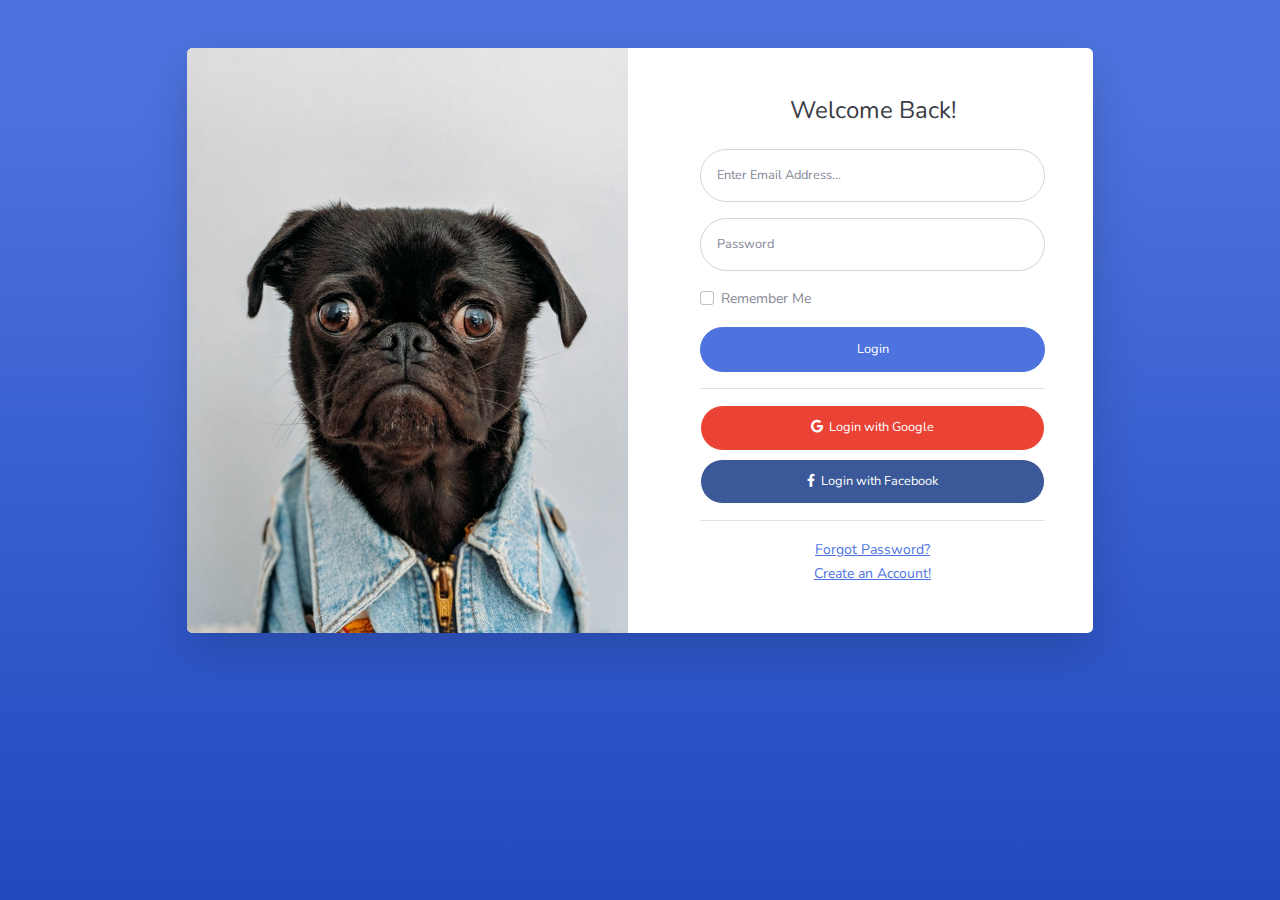
<file: login.html>
<!DOCTYPE html><html lang="en"><head><meta charset="utf-8"><meta name="viewport" content="width=device-width, initial-scale=1.0, shrink-to-fit=no"><title>Login - Brand</title><link rel="stylesheet" href="assets/bootstrap/css/bootstrap.min.css"><link rel="stylesheet" href="https://use.fontawesome.com/releases/v5.12.0/css/all.css"><link rel="stylesheet" href="assets/css/styles.min.css"></head><body class="bg-gradient-primary"><div class="container"><div class="row justify-content-center"><div class="col-md-9 col-lg-12 col-xl-10"><div class="card shadow-lg o-hidden border-0 my-5"><div class="card-body p-0"><div class="row"><div class="col-lg-6 d-none d-lg-flex"><div class="flex-grow-1 bg-login-image" style="background-image: url(&quot;assets/img/dogs/image3.jpeg&quot;);"></div></div><div class="col-lg-6"><div class="p-5"><div class="text-center"><h4 class="text-dark mb-4">Welcome Back!</h4></div><form class="user"><div class="mb-3"><input class="form-control form-control-user" type="email" id="exampleInputEmail" aria-describedby="emailHelp" placeholder="Enter Email Address..." name="email"></div><div class="mb-3"><input class="form-control form-control-user" type="password" id="exampleInputPassword" placeholder="Password" name="password"></div><div class="mb-3"><div class="custom-control custom-checkbox small"><div class="form-check"><input class="form-check-input custom-control-input" type="checkbox" id="formCheck-1"><label class="form-check-label custom-control-label" for="formCheck-1">Remember Me</label></div></div></div><button class="btn btn-primary d-block btn-user w-100" type="submit">Login</button><hr><a class="btn btn-primary d-block btn-google btn-user w-100 mb-2" role="button"><i class="fab fa-google"></i>&nbsp; Login with Google</a><a class="btn btn-primary d-block btn-facebook btn-user w-100" role="button"><i class="fab fa-facebook-f"></i>&nbsp; Login with Facebook</a><hr></form><div class="text-center"><a class="small" href="forgot-password.html">Forgot Password?</a></div><div class="text-center"><a class="small" href="register.html">Create an Account!</a></div></div></div></div></div></div></div></div></div><script src="https://cdn.jsdelivr.net/npm/bootstrap@5.2.3/dist/js/bootstrap.bundle.min.js"></script><script src="assets/js/script.min.js"></script></body></html>
</file>
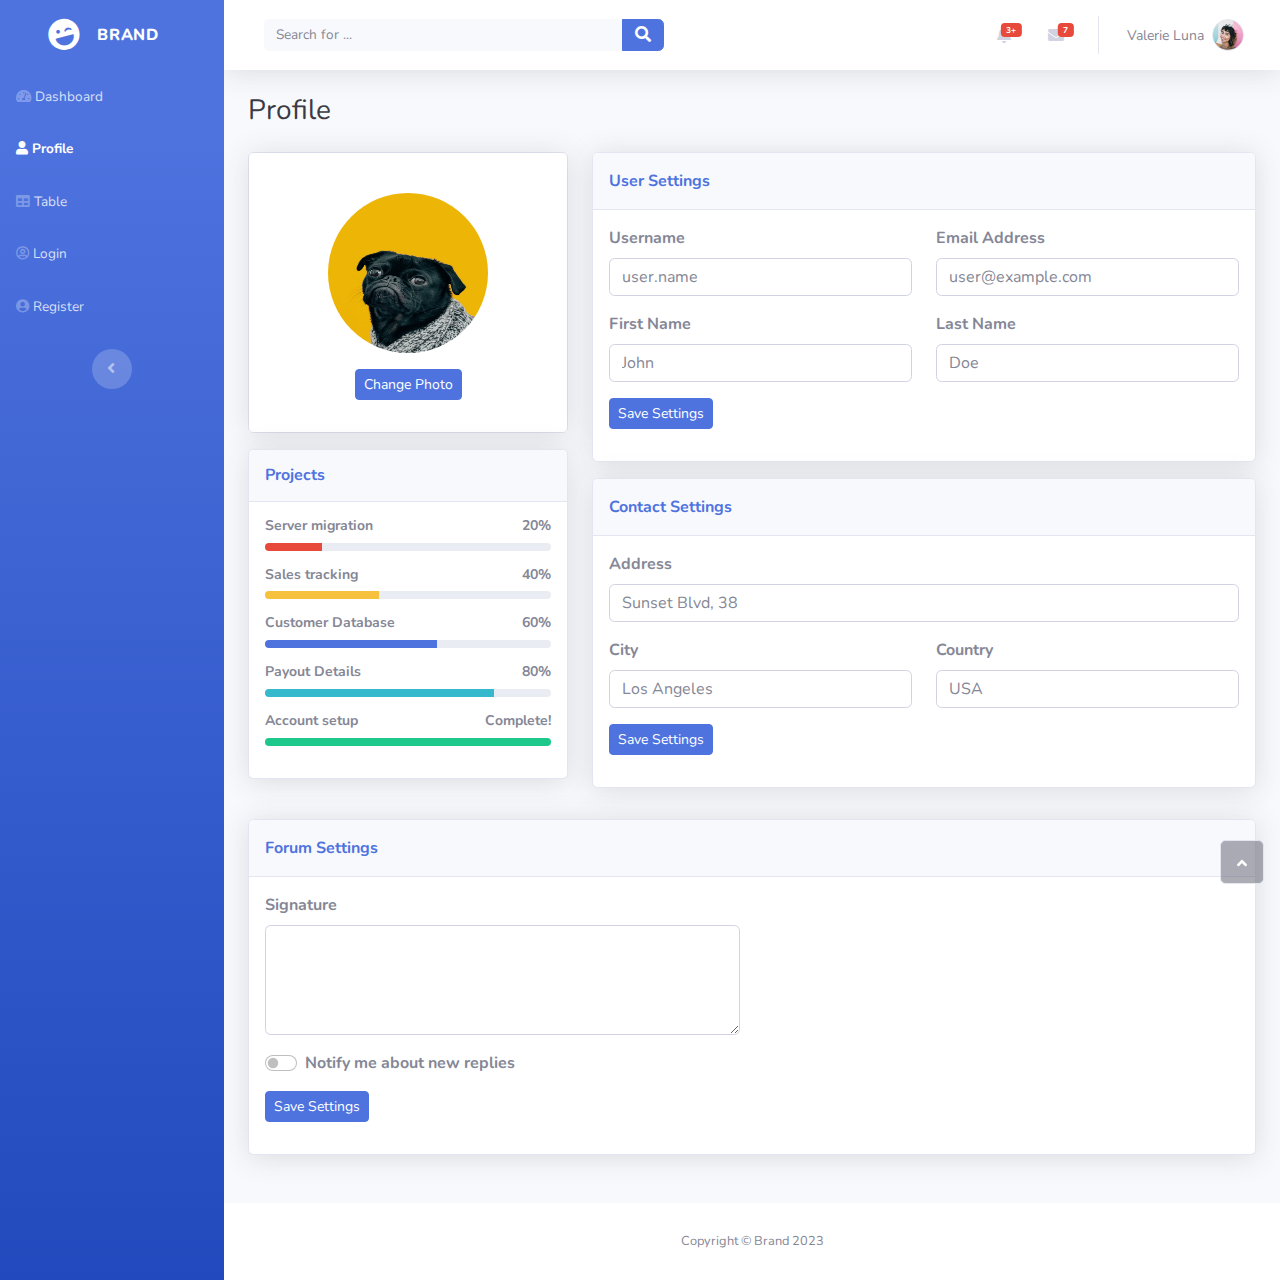
<file: profile.html>
<!DOCTYPE html><html lang="en"><head><meta charset="utf-8"><meta name="viewport" content="width=device-width, initial-scale=1.0, shrink-to-fit=no"><title>Profile - Brand</title><link rel="stylesheet" href="assets/bootstrap/css/bootstrap.min.css"><link rel="stylesheet" href="https://use.fontawesome.com/releases/v5.12.0/css/all.css"><link rel="stylesheet" href="assets/css/styles.min.css"></head><body id="page-top"><div id="wrapper"><nav class="navbar navbar-dark align-items-start sidebar sidebar-dark accordion bg-gradient-primary p-0"><div class="container-fluid d-flex flex-column p-0"><a class="navbar-brand d-flex justify-content-center align-items-center sidebar-brand m-0" href="#"><div class="sidebar-brand-icon rotate-n-15"><i class="fas fa-laugh-wink"></i></div><div class="sidebar-brand-text mx-3"><span>Brand</span></div></a><hr class="sidebar-divider my-0"><ul class="navbar-nav text-light" id="accordionSidebar"><li class="nav-item"><a class="nav-link" href="index.html"><i class="fas fa-tachometer-alt"></i><span>Dashboard</span></a></li><li class="nav-item"><a class="nav-link active" href="profile.html"><i class="fas fa-user"></i><span>Profile</span></a></li><li class="nav-item"><a class="nav-link" href="table.html"><i class="fas fa-table"></i><span>Table</span></a></li><li class="nav-item"><a class="nav-link" href="login.html"><i class="far fa-user-circle"></i><span>Login</span></a></li><li class="nav-item"><a class="nav-link" href="register.html"><i class="fas fa-user-circle"></i><span>Register</span></a></li></ul><div class="text-center d-none d-md-inline"><button class="btn rounded-circle border-0" id="sidebarToggle" type="button"></button></div></div></nav><div class="d-flex flex-column" id="content-wrapper"><div id="content"><nav class="navbar navbar-light navbar-expand bg-white shadow mb-4 topbar static-top"><div class="container-fluid"><button class="btn btn-link d-md-none rounded-circle me-3" id="sidebarToggleTop" type="button"><i class="fas fa-bars"></i></button><form class="d-none d-sm-inline-block me-auto ms-md-3 my-2 my-md-0 mw-100 navbar-search"><div class="input-group"><input class="bg-light form-control border-0 small" type="text" placeholder="Search for ..."><button class="btn btn-primary py-0" type="button"><i class="fas fa-search"></i></button></div></form><ul class="navbar-nav flex-nowrap ms-auto"><li class="nav-item dropdown d-sm-none no-arrow"><a class="dropdown-toggle nav-link" aria-expanded="false" data-bs-toggle="dropdown" href="#"><i class="fas fa-search"></i></a><div class="dropdown-menu dropdown-menu-end p-3 animated--grow-in" aria-labelledby="searchDropdown"><form class="me-auto navbar-search w-100"><div class="input-group"><input class="bg-light form-control border-0 small" type="text" placeholder="Search for ..."><div class="input-group-append"><button class="btn btn-primary py-0" type="button"><i class="fas fa-search"></i></button></div></div></form></div></li><li class="nav-item dropdown no-arrow mx-1"><div class="nav-item dropdown no-arrow"><a class="dropdown-toggle nav-link" aria-expanded="false" data-bs-toggle="dropdown" href="#"><span class="badge bg-danger badge-counter">3+</span><i class="fas fa-bell fa-fw"></i></a><div class="dropdown-menu dropdown-menu-end dropdown-list animated--grow-in"><h6 class="dropdown-header">alerts center</h6><a class="dropdown-item d-flex align-items-center" href="#"><div class="me-3"><div class="bg-primary icon-circle"><i class="fas fa-file-alt text-white"></i></div></div><div><span class="small text-gray-500">December 12, 2019</span><p>A new monthly report is ready to download!</p></div></a><a class="dropdown-item d-flex align-items-center" href="#"><div class="me-3"><div class="bg-success icon-circle"><i class="fas fa-donate text-white"></i></div></div><div><span class="small text-gray-500">December 7, 2019</span><p>$290.29 has been deposited into your account!</p></div></a><a class="dropdown-item d-flex align-items-center" href="#"><div class="me-3"><div class="bg-warning icon-circle"><i class="fas fa-exclamation-triangle text-white"></i></div></div><div><span class="small text-gray-500">December 2, 2019</span><p>Spending Alert: We've noticed unusually high spending for your account.</p></div></a><a class="dropdown-item text-center small text-gray-500" href="#">Show All Alerts</a></div></div></li><li class="nav-item dropdown no-arrow mx-1"><div class="nav-item dropdown no-arrow"><a class="dropdown-toggle nav-link" aria-expanded="false" data-bs-toggle="dropdown" href="#"><span class="badge bg-danger badge-counter">7</span><i class="fas fa-envelope fa-fw"></i></a><div class="dropdown-menu dropdown-menu-end dropdown-list animated--grow-in"><h6 class="dropdown-header">alerts center</h6><a class="dropdown-item d-flex align-items-center" href="#"><div class="dropdown-list-image me-3"><img class="rounded-circle" src="assets/img/avatars/avatar4.jpeg"><div class="bg-success status-indicator"></div></div><div class="fw-bold"><div class="text-truncate"><span>Hi there! I am wondering if you can help me with a problem I've been having.</span></div><p class="small text-gray-500 mb-0">Emily Fowler - 58m</p></div></a><a class="dropdown-item d-flex align-items-center" href="#"><div class="dropdown-list-image me-3"><img class="rounded-circle" src="assets/img/avatars/avatar2.jpeg"><div class="status-indicator"></div></div><div class="fw-bold"><div class="text-truncate"><span>I have the photos that you ordered last month!</span></div><p class="small text-gray-500 mb-0">Jae Chun - 1d</p></div></a><a class="dropdown-item d-flex align-items-center" href="#"><div class="dropdown-list-image me-3"><img class="rounded-circle" src="assets/img/avatars/avatar3.jpeg"><div class="bg-warning status-indicator"></div></div><div class="fw-bold"><div class="text-truncate"><span>Last month's report looks great, I am very happy with the progress so far, keep up the good work!</span></div><p class="small text-gray-500 mb-0">Morgan Alvarez - 2d</p></div></a><a class="dropdown-item d-flex align-items-center" href="#"><div class="dropdown-list-image me-3"><img class="rounded-circle" src="assets/img/avatars/avatar5.jpeg"><div class="bg-success status-indicator"></div></div><div class="fw-bold"><div class="text-truncate"><span>Am I a good boy? The reason I ask is because someone told me that people say this to all dogs, even if they aren't good...</span></div><p class="small text-gray-500 mb-0">Chicken the Dog · 2w</p></div></a><a class="dropdown-item text-center small text-gray-500" href="#">Show All Alerts</a></div></div><div class="shadow dropdown-list dropdown-menu dropdown-menu-end" aria-labelledby="alertsDropdown"></div></li><div class="d-none d-sm-block topbar-divider"></div><li class="nav-item dropdown no-arrow"><div class="nav-item dropdown no-arrow"><a class="dropdown-toggle nav-link" aria-expanded="false" data-bs-toggle="dropdown" href="#"><span class="d-none d-lg-inline me-2 text-gray-600 small">Valerie Luna</span><img class="border rounded-circle img-profile" src="assets/img/avatars/avatar1.jpeg"></a><div class="dropdown-menu shadow dropdown-menu-end animated--grow-in"><a class="dropdown-item" href="#"><i class="fas fa-user fa-sm fa-fw me-2 text-gray-400"></i>&nbsp;Profile</a><a class="dropdown-item" href="#"><i class="fas fa-cogs fa-sm fa-fw me-2 text-gray-400"></i>&nbsp;Settings</a><a class="dropdown-item" href="#"><i class="fas fa-list fa-sm fa-fw me-2 text-gray-400"></i>&nbsp;Activity log</a><div class="dropdown-divider"></div><a class="dropdown-item" href="#"><i class="fas fa-sign-out-alt fa-sm fa-fw me-2 text-gray-400"></i>&nbsp;Logout</a></div></div></li></ul></div></nav><div class="container-fluid"><h3 class="text-dark mb-4">Profile</h3><div class="row mb-3"><div class="col-lg-4"><div class="card mb-3"><div class="card-body text-center shadow"><img class="rounded-circle mb-3 mt-4" src="assets/img/dogs/image2.jpeg" width="160" height="160"><div class="mb-3"><button class="btn btn-primary btn-sm" type="button">Change Photo</button></div></div></div><div class="card shadow mb-4"><div class="card-header py-3"><h6 class="text-primary fw-bold m-0">Projects</h6></div><div class="card-body"><h4 class="small fw-bold">Server migration<span class="float-end">20%</span></h4><div class="progress progress-sm mb-3">
			<div class="progress-bar bg-danger" aria-valuenow="20" aria-valuemin="0" aria-valuemax="100" style="width: 20%;"><span class="visually-hidden">20%</span></div>
		</div><h4 class="small fw-bold">Sales tracking<span class="float-end">40%</span></h4><div class="progress progress-sm mb-3">
			<div class="progress-bar bg-warning" aria-valuenow="40" aria-valuemin="0" aria-valuemax="100" style="width: 40%;"><span class="visually-hidden">40%</span></div>
		</div><h4 class="small fw-bold">Customer Database<span class="float-end">60%</span></h4><div class="progress progress-sm mb-3">
			<div class="progress-bar bg-primary" aria-valuenow="60" aria-valuemin="0" aria-valuemax="100" style="width: 60%;"><span class="visually-hidden">60%</span></div>
		</div><h4 class="small fw-bold">Payout Details<span class="float-end">80%</span></h4><div class="progress progress-sm mb-3">
			<div class="progress-bar bg-info" aria-valuenow="80" aria-valuemin="0" aria-valuemax="100" style="width: 80%;"><span class="visually-hidden">80%</span></div>
		</div><h4 class="small fw-bold">Account setup<span class="float-end">Complete!</span></h4><div class="progress progress-sm mb-3">
			<div class="progress-bar bg-success" aria-valuenow="100" aria-valuemin="0" aria-valuemax="100" style="width: 100%;"><span class="visually-hidden">100%</span></div>
		</div></div></div></div><div class="col-lg-8"><div class="row mb-3 d-none"><div class="col"><div class="card text-white bg-primary shadow"><div class="card-body"><div class="row mb-2"><div class="col"><p class="m-0">Peformance</p><p class="m-0"><strong>65.2%</strong></p></div><div class="col-auto"><i class="fas fa-rocket fa-2x"></i></div></div><p class="text-white-50 small m-0"><i class="fas fa-arrow-up"></i>&nbsp;5% since last month</p></div></div></div><div class="col"><div class="card text-white bg-success shadow"><div class="card-body"><div class="row mb-2"><div class="col"><p class="m-0">Peformance</p><p class="m-0"><strong>65.2%</strong></p></div><div class="col-auto"><i class="fas fa-rocket fa-2x"></i></div></div><p class="text-white-50 small m-0"><i class="fas fa-arrow-up"></i>&nbsp;5% since last month</p></div></div></div></div><div class="row"><div class="col"><div class="card shadow mb-3"><div class="card-header py-3"><p class="text-primary m-0 fw-bold">User Settings</p></div><div class="card-body"><form><div class="row"><div class="col"><div class="mb-3"><label class="form-label" for="username"><strong>Username</strong></label><input class="form-control" type="text" id="username" placeholder="user.name" name="username"></div></div><div class="col"><div class="mb-3"><label class="form-label" for="email"><strong>Email Address</strong></label><input class="form-control" type="email" id="email" placeholder="user@example.com" name="email"></div></div></div><div class="row"><div class="col"><div class="mb-3"><label class="form-label" for="first_name"><strong>First Name</strong></label><input class="form-control" type="text" id="first_name" placeholder="John" name="first_name"></div></div><div class="col"><div class="mb-3"><label class="form-label" for="last_name"><strong>Last Name</strong></label><input class="form-control" type="text" id="last_name" placeholder="Doe" name="last_name"></div></div></div><div class="mb-3"><button class="btn btn-primary btn-sm" type="submit">Save Settings</button></div></form></div></div><div class="card shadow"><div class="card-header py-3"><p class="text-primary m-0 fw-bold">Contact Settings</p></div><div class="card-body"><form><div class="mb-3"><label class="form-label" for="address"><strong>Address</strong></label><input class="form-control" type="text" id="address" placeholder="Sunset Blvd, 38" name="address"></div><div class="row"><div class="col"><div class="mb-3"><label class="form-label" for="city"><strong>City</strong></label><input class="form-control" type="text" id="city" placeholder="Los Angeles" name="city"></div></div><div class="col"><div class="mb-3"><label class="form-label" for="country"><strong>Country</strong></label><input class="form-control" type="text" id="country" placeholder="USA" name="country"></div></div></div><div class="mb-3"><button class="btn btn-primary btn-sm" type="submit">Save&nbsp;Settings</button></div></form></div></div></div></div></div></div><div class="card shadow mb-5"><div class="card-header py-3"><p class="text-primary m-0 fw-bold">Forum Settings</p></div><div class="card-body"><div class="row"><div class="col-md-6"><form><div class="mb-3"><label class="form-label" for="signature"><strong>Signature</strong><br></label><textarea class="form-control" id="signature" rows="4" name="signature"></textarea></div><div class="mb-3"><div class="form-check form-switch"><input class="form-check-input" type="checkbox" id="formCheck-1"><label class="form-check-label" for="formCheck-1"><strong>Notify me about new replies</strong></label></div></div><div class="mb-3"><button class="btn btn-primary btn-sm" type="submit">Save Settings</button></div></form></div></div></div></div></div></div><footer class="bg-white sticky-footer"><div class="container my-auto"><div class="text-center my-auto copyright"><span>Copyright © Brand 2023</span></div></div></footer></div><a class="border rounded d-inline scroll-to-top" href="#page-top"><i class="fas fa-angle-up"></i></a></div><script src="https://cdn.jsdelivr.net/npm/bootstrap@5.2.3/dist/js/bootstrap.bundle.min.js"></script><script src="assets/js/script.min.js"></script></body></html>
</file>
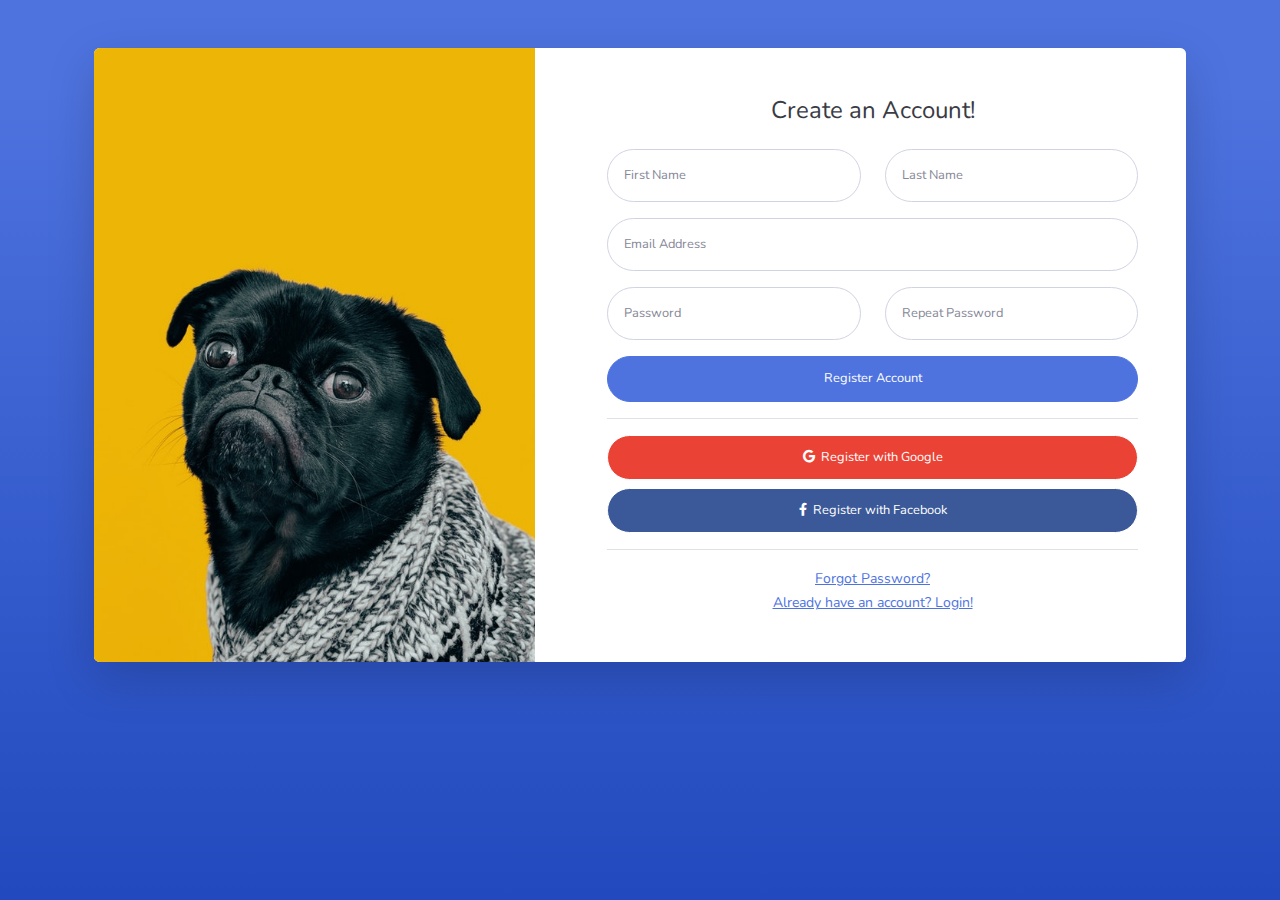
<file: register.html>
<!DOCTYPE html><html lang="en"><head><meta charset="utf-8"><meta name="viewport" content="width=device-width, initial-scale=1.0, shrink-to-fit=no"><title>Register - Brand</title><link rel="stylesheet" href="assets/bootstrap/css/bootstrap.min.css"><link rel="stylesheet" href="https://use.fontawesome.com/releases/v5.12.0/css/all.css"><link rel="stylesheet" href="assets/css/styles.min.css"></head><body class="bg-gradient-primary"><div class="container"><div class="card shadow-lg o-hidden border-0 my-5"><div class="card-body p-0"><div class="row"><div class="col-lg-5 d-none d-lg-flex"><div class="flex-grow-1 bg-register-image" style="background-image: url(&quot;assets/img/dogs/image2.jpeg&quot;);"></div></div><div class="col-lg-7"><div class="p-5"><div class="text-center"><h4 class="text-dark mb-4">Create an Account!</h4></div><form class="user"><div class="row mb-3"><div class="col-sm-6 mb-3 mb-sm-0"><input class="form-control form-control-user" type="text" id="exampleFirstName" placeholder="First Name" name="first_name"></div><div class="col-sm-6"><input class="form-control form-control-user" type="text" id="exampleLastName" placeholder="Last Name" name="last_name"></div></div><div class="mb-3"><input class="form-control form-control-user" type="email" id="exampleInputEmail" aria-describedby="emailHelp" placeholder="Email Address" name="email"></div><div class="row mb-3"><div class="col-sm-6 mb-3 mb-sm-0"><input class="form-control form-control-user" type="password" id="examplePasswordInput" placeholder="Password" name="password"></div><div class="col-sm-6"><input class="form-control form-control-user" type="password" id="exampleRepeatPasswordInput" placeholder="Repeat Password" name="password_repeat"></div></div><button class="btn btn-primary d-block btn-user w-100" type="submit">Register Account</button><hr><a class="btn btn-primary d-block btn-google btn-user w-100 mb-2" role="button"><i class="fab fa-google"></i>&nbsp; Register with Google</a><a class="btn btn-primary d-block btn-facebook btn-user w-100" role="button"><i class="fab fa-facebook-f"></i>&nbsp; Register with Facebook</a><hr></form><div class="text-center"><a class="small" href="forgot-password.html">Forgot Password?</a></div><div class="text-center"><a class="small" href="login.html">Already have an account? Login!</a></div></div></div></div></div></div></div><script src="https://cdn.jsdelivr.net/npm/bootstrap@5.2.3/dist/js/bootstrap.bundle.min.js"></script><script src="assets/js/script.min.js"></script></body></html>
</file>
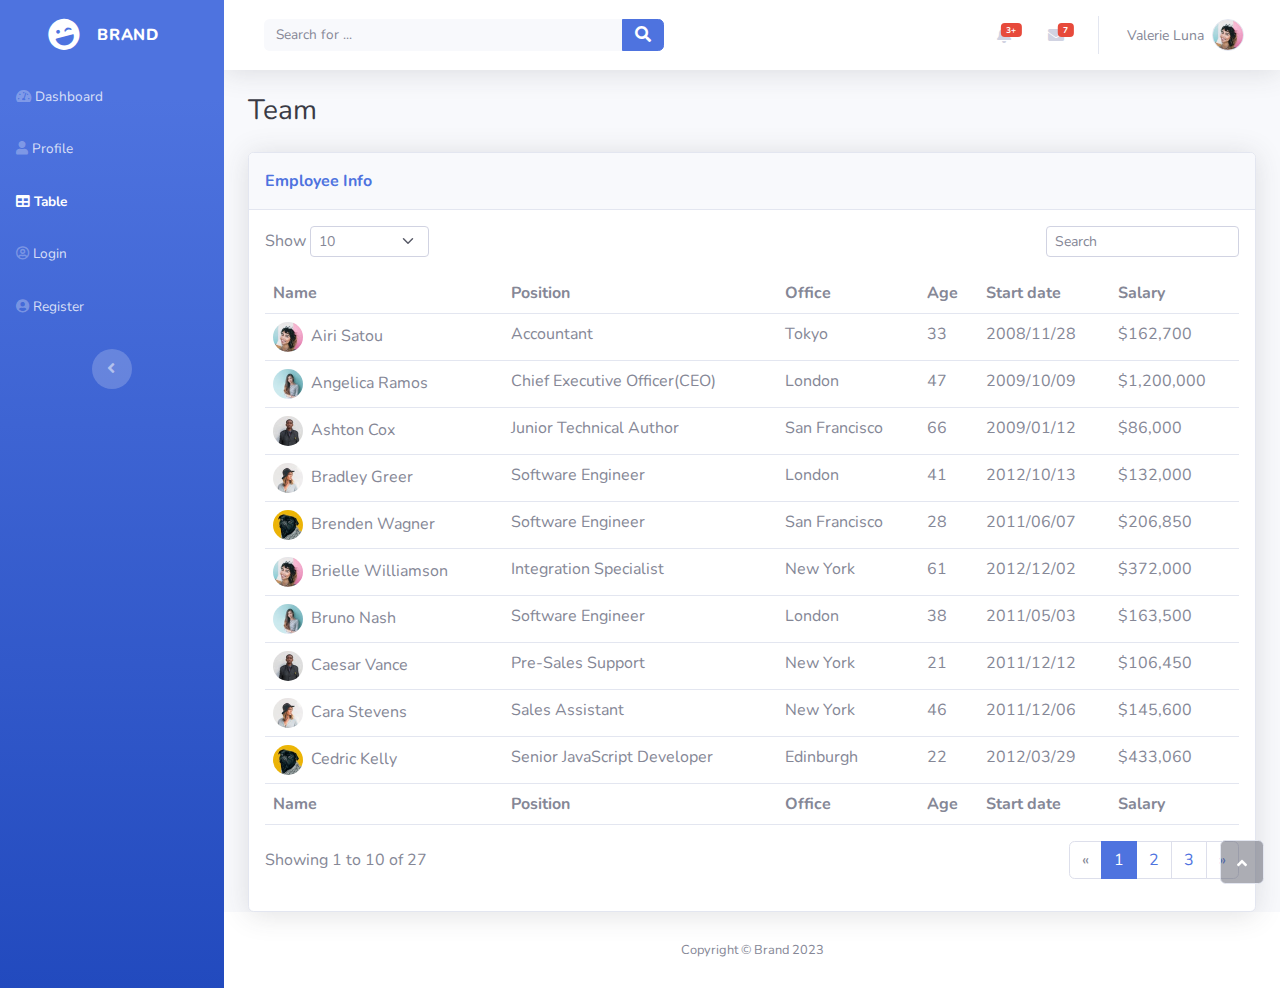
<file: table.html>
<!DOCTYPE html><html lang="en"><head><meta charset="utf-8"><meta name="viewport" content="width=device-width, initial-scale=1.0, shrink-to-fit=no"><title>Table - Brand</title><link rel="stylesheet" href="assets/bootstrap/css/bootstrap.min.css"><link rel="stylesheet" href="https://use.fontawesome.com/releases/v5.12.0/css/all.css"><link rel="stylesheet" href="assets/css/styles.min.css"></head><body id="page-top"><div id="wrapper"><nav class="navbar navbar-dark align-items-start sidebar sidebar-dark accordion bg-gradient-primary p-0"><div class="container-fluid d-flex flex-column p-0"><a class="navbar-brand d-flex justify-content-center align-items-center sidebar-brand m-0" href="#"><div class="sidebar-brand-icon rotate-n-15"><i class="fas fa-laugh-wink"></i></div><div class="sidebar-brand-text mx-3"><span>Brand</span></div></a><hr class="sidebar-divider my-0"><ul class="navbar-nav text-light" id="accordionSidebar"><li class="nav-item"><a class="nav-link" href="index.html"><i class="fas fa-tachometer-alt"></i><span>Dashboard</span></a></li><li class="nav-item"><a class="nav-link" href="profile.html"><i class="fas fa-user"></i><span>Profile</span></a></li><li class="nav-item"><a class="nav-link active" href="table.html"><i class="fas fa-table"></i><span>Table</span></a></li><li class="nav-item"><a class="nav-link" href="login.html"><i class="far fa-user-circle"></i><span>Login</span></a></li><li class="nav-item"><a class="nav-link" href="register.html"><i class="fas fa-user-circle"></i><span>Register</span></a></li></ul><div class="text-center d-none d-md-inline"><button class="btn rounded-circle border-0" id="sidebarToggle" type="button"></button></div></div></nav><div class="d-flex flex-column" id="content-wrapper"><div id="content"><nav class="navbar navbar-light navbar-expand bg-white shadow mb-4 topbar static-top"><div class="container-fluid"><button class="btn btn-link d-md-none rounded-circle me-3" id="sidebarToggleTop" type="button"><i class="fas fa-bars"></i></button><form class="d-none d-sm-inline-block me-auto ms-md-3 my-2 my-md-0 mw-100 navbar-search"><div class="input-group"><input class="bg-light form-control border-0 small" type="text" placeholder="Search for ..."><button class="btn btn-primary py-0" type="button"><i class="fas fa-search"></i></button></div></form><ul class="navbar-nav flex-nowrap ms-auto"><li class="nav-item dropdown d-sm-none no-arrow"><a class="dropdown-toggle nav-link" aria-expanded="false" data-bs-toggle="dropdown" href="#"><i class="fas fa-search"></i></a><div class="dropdown-menu dropdown-menu-end p-3 animated--grow-in" aria-labelledby="searchDropdown"><form class="me-auto navbar-search w-100"><div class="input-group"><input class="bg-light form-control border-0 small" type="text" placeholder="Search for ..."><div class="input-group-append"><button class="btn btn-primary py-0" type="button"><i class="fas fa-search"></i></button></div></div></form></div></li><li class="nav-item dropdown no-arrow mx-1"><div class="nav-item dropdown no-arrow"><a class="dropdown-toggle nav-link" aria-expanded="false" data-bs-toggle="dropdown" href="#"><span class="badge bg-danger badge-counter">3+</span><i class="fas fa-bell fa-fw"></i></a><div class="dropdown-menu dropdown-menu-end dropdown-list animated--grow-in"><h6 class="dropdown-header">alerts center</h6><a class="dropdown-item d-flex align-items-center" href="#"><div class="me-3"><div class="bg-primary icon-circle"><i class="fas fa-file-alt text-white"></i></div></div><div><span class="small text-gray-500">December 12, 2019</span><p>A new monthly report is ready to download!</p></div></a><a class="dropdown-item d-flex align-items-center" href="#"><div class="me-3"><div class="bg-success icon-circle"><i class="fas fa-donate text-white"></i></div></div><div><span class="small text-gray-500">December 7, 2019</span><p>$290.29 has been deposited into your account!</p></div></a><a class="dropdown-item d-flex align-items-center" href="#"><div class="me-3"><div class="bg-warning icon-circle"><i class="fas fa-exclamation-triangle text-white"></i></div></div><div><span class="small text-gray-500">December 2, 2019</span><p>Spending Alert: We've noticed unusually high spending for your account.</p></div></a><a class="dropdown-item text-center small text-gray-500" href="#">Show All Alerts</a></div></div></li><li class="nav-item dropdown no-arrow mx-1"><div class="nav-item dropdown no-arrow"><a class="dropdown-toggle nav-link" aria-expanded="false" data-bs-toggle="dropdown" href="#"><span class="badge bg-danger badge-counter">7</span><i class="fas fa-envelope fa-fw"></i></a><div class="dropdown-menu dropdown-menu-end dropdown-list animated--grow-in"><h6 class="dropdown-header">alerts center</h6><a class="dropdown-item d-flex align-items-center" href="#"><div class="dropdown-list-image me-3"><img class="rounded-circle" src="assets/img/avatars/avatar4.jpeg"><div class="bg-success status-indicator"></div></div><div class="fw-bold"><div class="text-truncate"><span>Hi there! I am wondering if you can help me with a problem I've been having.</span></div><p class="small text-gray-500 mb-0">Emily Fowler - 58m</p></div></a><a class="dropdown-item d-flex align-items-center" href="#"><div class="dropdown-list-image me-3"><img class="rounded-circle" src="assets/img/avatars/avatar2.jpeg"><div class="status-indicator"></div></div><div class="fw-bold"><div class="text-truncate"><span>I have the photos that you ordered last month!</span></div><p class="small text-gray-500 mb-0">Jae Chun - 1d</p></div></a><a class="dropdown-item d-flex align-items-center" href="#"><div class="dropdown-list-image me-3"><img class="rounded-circle" src="assets/img/avatars/avatar3.jpeg"><div class="bg-warning status-indicator"></div></div><div class="fw-bold"><div class="text-truncate"><span>Last month's report looks great, I am very happy with the progress so far, keep up the good work!</span></div><p class="small text-gray-500 mb-0">Morgan Alvarez - 2d</p></div></a><a class="dropdown-item d-flex align-items-center" href="#"><div class="dropdown-list-image me-3"><img class="rounded-circle" src="assets/img/avatars/avatar5.jpeg"><div class="bg-success status-indicator"></div></div><div class="fw-bold"><div class="text-truncate"><span>Am I a good boy? The reason I ask is because someone told me that people say this to all dogs, even if they aren't good...</span></div><p class="small text-gray-500 mb-0">Chicken the Dog · 2w</p></div></a><a class="dropdown-item text-center small text-gray-500" href="#">Show All Alerts</a></div></div><div class="shadow dropdown-list dropdown-menu dropdown-menu-end" aria-labelledby="alertsDropdown"></div></li><div class="d-none d-sm-block topbar-divider"></div><li class="nav-item dropdown no-arrow"><div class="nav-item dropdown no-arrow"><a class="dropdown-toggle nav-link" aria-expanded="false" data-bs-toggle="dropdown" href="#"><span class="d-none d-lg-inline me-2 text-gray-600 small">Valerie Luna</span><img class="border rounded-circle img-profile" src="assets/img/avatars/avatar1.jpeg"></a><div class="dropdown-menu shadow dropdown-menu-end animated--grow-in"><a class="dropdown-item" href="#"><i class="fas fa-user fa-sm fa-fw me-2 text-gray-400"></i>&nbsp;Profile</a><a class="dropdown-item" href="#"><i class="fas fa-cogs fa-sm fa-fw me-2 text-gray-400"></i>&nbsp;Settings</a><a class="dropdown-item" href="#"><i class="fas fa-list fa-sm fa-fw me-2 text-gray-400"></i>&nbsp;Activity log</a><div class="dropdown-divider"></div><a class="dropdown-item" href="#"><i class="fas fa-sign-out-alt fa-sm fa-fw me-2 text-gray-400"></i>&nbsp;Logout</a></div></div></li></ul></div></nav><div class="container-fluid"><h3 class="text-dark mb-4">Team</h3><div class="card shadow"><div class="card-header py-3"><p class="text-primary m-0 fw-bold">Employee Info</p></div><div class="card-body"><div class="row"><div class="col-md-6 text-nowrap"><div id="dataTable_length" class="dataTables_length" aria-controls="dataTable"><label class="form-label">Show&nbsp;<select class="d-inline-block form-select form-select-sm"><option value="10" selected="">10</option><option value="25">25</option><option value="50">50</option><option value="100">100</option></select>&nbsp;</label></div></div><div class="col-md-6"><div class="text-md-end dataTables_filter" id="dataTable_filter"><label class="form-label"><input type="search" class="form-control form-control-sm" aria-controls="dataTable" placeholder="Search"></label></div></div></div><div class="table-responsive table mt-2" id="dataTable" role="grid" aria-describedby="dataTable_info"><table class="table my-0" id="dataTable"><thead><tr><th>Name</th><th>Position</th><th>Office</th><th>Age</th><th>Start date</th><th>Salary</th></tr></thead><tbody><tr><td><img class="rounded-circle me-2" width="30" height="30" src="assets/img/avatars/avatar1.jpeg">Airi Satou</td><td>Accountant</td><td>Tokyo</td><td>33</td><td>2008/11/28</td><td>$162,700</td></tr><tr><td><img class="rounded-circle me-2" width="30" height="30" src="assets/img/avatars/avatar2.jpeg">Angelica Ramos</td><td>Chief Executive Officer(CEO)</td><td>London</td><td>47</td><td>2009/10/09<br></td><td>$1,200,000</td></tr><tr><td><img class="rounded-circle me-2" width="30" height="30" src="assets/img/avatars/avatar3.jpeg">Ashton Cox</td><td>Junior Technical Author</td><td>San Francisco</td><td>66</td><td>2009/01/12<br></td><td>$86,000</td></tr><tr><td><img class="rounded-circle me-2" width="30" height="30" src="assets/img/avatars/avatar4.jpeg">Bradley Greer</td><td>Software Engineer</td><td>London</td><td>41</td><td>2012/10/13<br></td><td>$132,000</td></tr><tr><td><img class="rounded-circle me-2" width="30" height="30" src="assets/img/avatars/avatar5.jpeg">Brenden Wagner</td><td>Software Engineer</td><td>San Francisco</td><td>28</td><td>2011/06/07<br></td><td>$206,850</td></tr><tr><td><img class="rounded-circle me-2" width="30" height="30" src="assets/img/avatars/avatar1.jpeg">Brielle Williamson</td><td>Integration Specialist</td><td>New York</td><td>61</td><td>2012/12/02<br></td><td>$372,000</td></tr><tr><td><img class="rounded-circle me-2" width="30" height="30" src="assets/img/avatars/avatar2.jpeg">Bruno Nash<br></td><td>Software Engineer</td><td>London</td><td>38</td><td>2011/05/03<br></td><td>$163,500</td></tr><tr><td><img class="rounded-circle me-2" width="30" height="30" src="assets/img/avatars/avatar3.jpeg">Caesar Vance</td><td>Pre-Sales Support</td><td>New York</td><td>21</td><td>2011/12/12<br></td><td>$106,450</td></tr><tr><td><img class="rounded-circle me-2" width="30" height="30" src="assets/img/avatars/avatar4.jpeg">Cara Stevens</td><td>Sales Assistant</td><td>New York</td><td>46</td><td>2011/12/06<br></td><td>$145,600</td></tr><tr><td><img class="rounded-circle me-2" width="30" height="30" src="assets/img/avatars/avatar5.jpeg">Cedric Kelly</td><td>Senior JavaScript Developer</td><td>Edinburgh</td><td>22</td><td>2012/03/29<br></td><td>$433,060</td></tr></tbody><tfoot><tr><td><strong>Name</strong></td><td><strong>Position</strong></td><td><strong>Office</strong></td><td><strong>Age</strong></td><td><strong>Start date</strong></td><td><strong>Salary</strong></td></tr></tfoot></table></div><div class="row"><div class="col-md-6 align-self-center"><p id="dataTable_info" class="dataTables_info" role="status" aria-live="polite">Showing 1 to 10 of 27</p></div><div class="col-md-6"><nav class="d-lg-flex justify-content-lg-end dataTables_paginate paging_simple_numbers"><ul class="pagination"><li class="page-item disabled"><a class="page-link" aria-label="Previous" href="#"><span aria-hidden="true">«</span></a></li><li class="page-item active"><a class="page-link" href="#">1</a></li><li class="page-item"><a class="page-link" href="#">2</a></li><li class="page-item"><a class="page-link" href="#">3</a></li><li class="page-item"><a class="page-link" aria-label="Next" href="#"><span aria-hidden="true">»</span></a></li></ul></nav></div></div></div></div></div></div><footer class="bg-white sticky-footer"><div class="container my-auto"><div class="text-center my-auto copyright"><span>Copyright © Brand 2023</span></div></div></footer></div><a class="border rounded d-inline scroll-to-top" href="#page-top"><i class="fas fa-angle-up"></i></a></div><script src="https://cdn.jsdelivr.net/npm/bootstrap@5.2.3/dist/js/bootstrap.bundle.min.js"></script><script src="assets/js/script.min.js"></script></body></html>
</file>
<file: assets/css/styles.min.css>
@font-face{font-family:Nunito;src:url(../../assets/fonts/XRXX3I6Li01BKofIMNaORs71cA.woff2) format('woff2');font-weight:200;font-style:italic;font-display:swap;unicode-range:U+0460-052F,U+1C80-1C88,U+20B4,U+2DE0-2DFF,U+A640-A69F,U+FE2E-FE2F}@font-face{font-family:Nunito;src:url(../../assets/fonts/XRXX3I6Li01BKofIMNaHRs71cA.woff2) format('woff2');font-weight:200;font-style:italic;font-display:swap;unicode-range:U+0301,U+0400-045F,U+0490-0491,U+04B0-04B1,U+2116}@font-face{font-family:Nunito;src:url(../../assets/fonts/XRXX3I6Li01BKofIMNaMRs71cA.woff2) format('woff2');font-weight:200;font-style:italic;font-display:swap;unicode-range:U+0102-0103,U+0110-0111,U+0128-0129,U+0168-0169,U+01A0-01A1,U+01AF-01B0,U+1EA0-1EF9,U+20AB}@font-face{font-family:Nunito;src:url(../../assets/fonts/XRXX3I6Li01BKofIMNaNRs71cA.woff2) format('woff2');font-weight:200;font-style:italic;font-display:swap;unicode-range:U+0100-024F,U+0259,U+1E00-1EFF,U+2020,U+20A0-20AB,U+20AD-20CF,U+2113,U+2C60-2C7F,U+A720-A7FF}@font-face{font-family:Nunito;src:url(../../assets/fonts/XRXX3I6Li01BKofIMNaDRs4.woff2) format('woff2');font-weight:200;font-style:italic;font-display:swap;unicode-range:U+0000-00FF,U+0131,U+0152-0153,U+02BB-02BC,U+02C6,U+02DA,U+02DC,U+2000-206F,U+2074,U+20AC,U+2122,U+2191,U+2193,U+2212,U+2215,U+FEFF,U+FFFD}@font-face{font-family:Nunito;src:url(../../assets/fonts/XRXX3I6Li01BKofIMNaORs71cA.woff2) format('woff2');font-weight:300;font-style:italic;font-display:swap;unicode-range:U+0460-052F,U+1C80-1C88,U+20B4,U+2DE0-2DFF,U+A640-A69F,U+FE2E-FE2F}@font-face{font-family:Nunito;src:url(../../assets/fonts/XRXX3I6Li01BKofIMNaHRs71cA.woff2) format('woff2');font-weight:300;font-style:italic;font-display:swap;unicode-range:U+0301,U+0400-045F,U+0490-0491,U+04B0-04B1,U+2116}@font-face{font-family:Nunito;src:url(../../assets/fonts/XRXX3I6Li01BKofIMNaMRs71cA.woff2) format('woff2');font-weight:300;font-style:italic;font-display:swap;unicode-range:U+0102-0103,U+0110-0111,U+0128-0129,U+0168-0169,U+01A0-01A1,U+01AF-01B0,U+1EA0-1EF9,U+20AB}@font-face{font-family:Nunito;src:url(../../assets/fonts/XRXX3I6Li01BKofIMNaNRs71cA.woff2) format('woff2');font-weight:300;font-style:italic;font-display:swap;unicode-range:U+0100-024F,U+0259,U+1E00-1EFF,U+2020,U+20A0-20AB,U+20AD-20CF,U+2113,U+2C60-2C7F,U+A720-A7FF}@font-face{font-family:Nunito;src:url(../../assets/fonts/XRXX3I6Li01BKofIMNaDRs4.woff2) format('woff2');font-weight:300;font-style:italic;font-display:swap;unicode-range:U+0000-00FF,U+0131,U+0152-0153,U+02BB-02BC,U+02C6,U+02DA,U+02DC,U+2000-206F,U+2074,U+20AC,U+2122,U+2191,U+2193,U+2212,U+2215,U+FEFF,U+FFFD}@font-face{font-family:Nunito;src:url(../../assets/fonts/XRXX3I6Li01BKofIMNaORs71cA.woff2) format('woff2');font-weight:400;font-style:italic;font-display:swap;unicode-range:U+0460-052F,U+1C80-1C88,U+20B4,U+2DE0-2DFF,U+A640-A69F,U+FE2E-FE2F}@font-face{font-family:Nunito;src:url(../../assets/fonts/XRXX3I6Li01BKofIMNaHRs71cA.woff2) format('woff2');font-weight:400;font-style:italic;font-display:swap;unicode-range:U+0301,U+0400-045F,U+0490-0491,U+04B0-04B1,U+2116}@font-face{font-family:Nunito;src:url(../../assets/fonts/XRXX3I6Li01BKofIMNaMRs71cA.woff2) format('woff2');font-weight:400;font-style:italic;font-display:swap;unicode-range:U+0102-0103,U+0110-0111,U+0128-0129,U+0168-0169,U+01A0-01A1,U+01AF-01B0,U+1EA0-1EF9,U+20AB}@font-face{font-family:Nunito;src:url(../../assets/fonts/XRXX3I6Li01BKofIMNaNRs71cA.woff2) format('woff2');font-weight:400;font-style:italic;font-display:swap;unicode-range:U+0100-024F,U+0259,U+1E00-1EFF,U+2020,U+20A0-20AB,U+20AD-20CF,U+2113,U+2C60-2C7F,U+A720-A7FF}@font-face{font-family:Nunito;src:url(../../assets/fonts/XRXX3I6Li01BKofIMNaDRs4.woff2) format('woff2');font-weight:400;font-style:italic;font-display:swap;unicode-range:U+0000-00FF,U+0131,U+0152-0153,U+02BB-02BC,U+02C6,U+02DA,U+02DC,U+2000-206F,U+2074,U+20AC,U+2122,U+2191,U+2193,U+2212,U+2215,U+FEFF,U+FFFD}@font-face{font-family:Nunito;src:url(../../assets/fonts/XRXX3I6Li01BKofIMNaORs71cA.woff2) format('woff2');font-weight:600;font-style:italic;font-display:swap;unicode-range:U+0460-052F,U+1C80-1C88,U+20B4,U+2DE0-2DFF,U+A640-A69F,U+FE2E-FE2F}@font-face{font-family:Nunito;src:url(../../assets/fonts/XRXX3I6Li01BKofIMNaHRs71cA.woff2) format('woff2');font-weight:600;font-style:italic;font-display:swap;unicode-range:U+0301,U+0400-045F,U+0490-0491,U+04B0-04B1,U+2116}@font-face{font-family:Nunito;src:url(../../assets/fonts/XRXX3I6Li01BKofIMNaMRs71cA.woff2) format('woff2');font-weight:600;font-style:italic;font-display:swap;unicode-range:U+0102-0103,U+0110-0111,U+0128-0129,U+0168-0169,U+01A0-01A1,U+01AF-01B0,U+1EA0-1EF9,U+20AB}@font-face{font-family:Nunito;src:url(../../assets/fonts/XRXX3I6Li01BKofIMNaNRs71cA.woff2) format('woff2');font-weight:600;font-style:italic;font-display:swap;unicode-range:U+0100-024F,U+0259,U+1E00-1EFF,U+2020,U+20A0-20AB,U+20AD-20CF,U+2113,U+2C60-2C7F,U+A720-A7FF}@font-face{font-family:Nunito;src:url(../../assets/fonts/XRXX3I6Li01BKofIMNaDRs4.woff2) format('woff2');font-weight:600;font-style:italic;font-display:swap;unicode-range:U+0000-00FF,U+0131,U+0152-0153,U+02BB-02BC,U+02C6,U+02DA,U+02DC,U+2000-206F,U+2074,U+20AC,U+2122,U+2191,U+2193,U+2212,U+2215,U+FEFF,U+FFFD}@font-face{font-family:Nunito;src:url(../../assets/fonts/XRXX3I6Li01BKofIMNaORs71cA.woff2) format('woff2');font-weight:700;font-style:italic;font-display:swap;unicode-range:U+0460-052F,U+1C80-1C88,U+20B4,U+2DE0-2DFF,U+A640-A69F,U+FE2E-FE2F}@font-face{font-family:Nunito;src:url(../../assets/fonts/XRXX3I6Li01BKofIMNaHRs71cA.woff2) format('woff2');font-weight:700;font-style:italic;font-display:swap;unicode-range:U+0301,U+0400-045F,U+0490-0491,U+04B0-04B1,U+2116}@font-face{font-family:Nunito;src:url(../../assets/fonts/XRXX3I6Li01BKofIMNaMRs71cA.woff2) format('woff2');font-weight:700;font-style:italic;font-display:swap;unicode-range:U+0102-0103,U+0110-0111,U+0128-0129,U+0168-0169,U+01A0-01A1,U+01AF-01B0,U+1EA0-1EF9,U+20AB}@font-face{font-family:Nunito;src:url(../../assets/fonts/XRXX3I6Li01BKofIMNaNRs71cA.woff2) format('woff2');font-weight:700;font-style:italic;font-display:swap;unicode-range:U+0100-024F,U+0259,U+1E00-1EFF,U+2020,U+20A0-20AB,U+20AD-20CF,U+2113,U+2C60-2C7F,U+A720-A7FF}@font-face{font-family:Nunito;src:url(../../assets/fonts/XRXX3I6Li01BKofIMNaDRs4.woff2) format('woff2');font-weight:700;font-style:italic;font-display:swap;unicode-range:U+0000-00FF,U+0131,U+0152-0153,U+02BB-02BC,U+02C6,U+02DA,U+02DC,U+2000-206F,U+2074,U+20AC,U+2122,U+2191,U+2193,U+2212,U+2215,U+FEFF,U+FFFD}@font-face{font-family:Nunito;src:url(../../assets/fonts/XRXX3I6Li01BKofIMNaORs71cA.woff2) format('woff2');font-weight:800;font-style:italic;font-display:swap;unicode-range:U+0460-052F,U+1C80-1C88,U+20B4,U+2DE0-2DFF,U+A640-A69F,U+FE2E-FE2F}@font-face{font-family:Nunito;src:url(../../assets/fonts/XRXX3I6Li01BKofIMNaHRs71cA.woff2) format('woff2');font-weight:800;font-style:italic;font-display:swap;unicode-range:U+0301,U+0400-045F,U+0490-0491,U+04B0-04B1,U+2116}@font-face{font-family:Nunito;src:url(../../assets/fonts/XRXX3I6Li01BKofIMNaMRs71cA.woff2) format('woff2');font-weight:800;font-style:italic;font-display:swap;unicode-range:U+0102-0103,U+0110-0111,U+0128-0129,U+0168-0169,U+01A0-01A1,U+01AF-01B0,U+1EA0-1EF9,U+20AB}@font-face{font-family:Nunito;src:url(../../assets/fonts/XRXX3I6Li01BKofIMNaNRs71cA.woff2) format('woff2');font-weight:800;font-style:italic;font-display:swap;unicode-range:U+0100-024F,U+0259,U+1E00-1EFF,U+2020,U+20A0-20AB,U+20AD-20CF,U+2113,U+2C60-2C7F,U+A720-A7FF}@font-face{font-family:Nunito;src:url(../../assets/fonts/XRXX3I6Li01BKofIMNaDRs4.woff2) format('woff2');font-weight:800;font-style:italic;font-display:swap;unicode-range:U+0000-00FF,U+0131,U+0152-0153,U+02BB-02BC,U+02C6,U+02DA,U+02DC,U+2000-206F,U+2074,U+20AC,U+2122,U+2191,U+2193,U+2212,U+2215,U+FEFF,U+FFFD}@font-face{font-family:Nunito;src:url(../../assets/fonts/XRXX3I6Li01BKofIMNaORs71cA.woff2) format('woff2');font-weight:900;font-style:italic;font-display:swap;unicode-range:U+0460-052F,U+1C80-1C88,U+20B4,U+2DE0-2DFF,U+A640-A69F,U+FE2E-FE2F}@font-face{font-family:Nunito;src:url(../../assets/fonts/XRXX3I6Li01BKofIMNaHRs71cA.woff2) format('woff2');font-weight:900;font-style:italic;font-display:swap;unicode-range:U+0301,U+0400-045F,U+0490-0491,U+04B0-04B1,U+2116}@font-face{font-family:Nunito;src:url(../../assets/fonts/XRXX3I6Li01BKofIMNaMRs71cA.woff2) format('woff2');font-weight:900;font-style:italic;font-display:swap;unicode-range:U+0102-0103,U+0110-0111,U+0128-0129,U+0168-0169,U+01A0-01A1,U+01AF-01B0,U+1EA0-1EF9,U+20AB}@font-face{font-family:Nunito;src:url(../../assets/fonts/XRXX3I6Li01BKofIMNaNRs71cA.woff2) format('woff2');font-weight:900;font-style:italic;font-display:swap;unicode-range:U+0100-024F,U+0259,U+1E00-1EFF,U+2020,U+20A0-20AB,U+20AD-20CF,U+2113,U+2C60-2C7F,U+A720-A7FF}@font-face{font-family:Nunito;src:url(../../assets/fonts/XRXX3I6Li01BKofIMNaDRs4.woff2) format('woff2');font-weight:900;font-style:italic;font-display:swap;unicode-range:U+0000-00FF,U+0131,U+0152-0153,U+02BB-02BC,U+02C6,U+02DA,U+02DC,U+2000-206F,U+2074,U+20AC,U+2122,U+2191,U+2193,U+2212,U+2215,U+FEFF,U+FFFD}@font-face{font-family:Nunito;src:url(../../assets/fonts/XRXV3I6Li01BKofIOOaBXso.woff2) format('woff2');font-weight:200;font-style:normal;font-display:swap;unicode-range:U+0460-052F,U+1C80-1C88,U+20B4,U+2DE0-2DFF,U+A640-A69F,U+FE2E-FE2F}@font-face{font-family:Nunito;src:url(../../assets/fonts/XRXV3I6Li01BKofIMeaBXso.woff2) format('woff2');font-weight:200;font-style:normal;font-display:swap;unicode-range:U+0301,U+0400-045F,U+0490-0491,U+04B0-04B1,U+2116}@font-face{font-family:Nunito;src:url(../../assets/fonts/XRXV3I6Li01BKofIOuaBXso.woff2) format('woff2');font-weight:200;font-style:normal;font-display:swap;unicode-range:U+0102-0103,U+0110-0111,U+0128-0129,U+0168-0169,U+01A0-01A1,U+01AF-01B0,U+1EA0-1EF9,U+20AB}@font-face{font-family:Nunito;src:url(../../assets/fonts/XRXV3I6Li01BKofIO-aBXso.woff2) format('woff2');font-weight:200;font-style:normal;font-display:swap;unicode-range:U+0100-024F,U+0259,U+1E00-1EFF,U+2020,U+20A0-20AB,U+20AD-20CF,U+2113,U+2C60-2C7F,U+A720-A7FF}@font-face{font-family:Nunito;src:url(../../assets/fonts/XRXV3I6Li01BKofINeaB.woff2) format('woff2');font-weight:200;font-style:normal;font-display:swap;unicode-range:U+0000-00FF,U+0131,U+0152-0153,U+02BB-02BC,U+02C6,U+02DA,U+02DC,U+2000-206F,U+2074,U+20AC,U+2122,U+2191,U+2193,U+2212,U+2215,U+FEFF,U+FFFD}@font-face{font-family:Nunito;src:url(../../assets/fonts/XRXV3I6Li01BKofIOOaBXso.woff2) format('woff2');font-weight:300;font-style:normal;font-display:swap;unicode-range:U+0460-052F,U+1C80-1C88,U+20B4,U+2DE0-2DFF,U+A640-A69F,U+FE2E-FE2F}@font-face{font-family:Nunito;src:url(../../assets/fonts/XRXV3I6Li01BKofIMeaBXso.woff2) format('woff2');font-weight:300;font-style:normal;font-display:swap;unicode-range:U+0301,U+0400-045F,U+0490-0491,U+04B0-04B1,U+2116}@font-face{font-family:Nunito;src:url(../../assets/fonts/XRXV3I6Li01BKofIOuaBXso.woff2) format('woff2');font-weight:300;font-style:normal;font-display:swap;unicode-range:U+0102-0103,U+0110-0111,U+0128-0129,U+0168-0169,U+01A0-01A1,U+01AF-01B0,U+1EA0-1EF9,U+20AB}@font-face{font-family:Nunito;src:url(../../assets/fonts/XRXV3I6Li01BKofIO-aBXso.woff2) format('woff2');font-weight:300;font-style:normal;font-display:swap;unicode-range:U+0100-024F,U+0259,U+1E00-1EFF,U+2020,U+20A0-20AB,U+20AD-20CF,U+2113,U+2C60-2C7F,U+A720-A7FF}@font-face{font-family:Nunito;src:url(../../assets/fonts/XRXV3I6Li01BKofINeaB.woff2) format('woff2');font-weight:300;font-style:normal;font-display:swap;unicode-range:U+0000-00FF,U+0131,U+0152-0153,U+02BB-02BC,U+02C6,U+02DA,U+02DC,U+2000-206F,U+2074,U+20AC,U+2122,U+2191,U+2193,U+2212,U+2215,U+FEFF,U+FFFD}@font-face{font-family:Nunito;src:url(../../assets/fonts/XRXV3I6Li01BKofIOOaBXso.woff2) format('woff2');font-weight:400;font-style:normal;font-display:swap;unicode-range:U+0460-052F,U+1C80-1C88,U+20B4,U+2DE0-2DFF,U+A640-A69F,U+FE2E-FE2F}@font-face{font-family:Nunito;src:url(../../assets/fonts/XRXV3I6Li01BKofIMeaBXso.woff2) format('woff2');font-weight:400;font-style:normal;font-display:swap;unicode-range:U+0301,U+0400-045F,U+0490-0491,U+04B0-04B1,U+2116}@font-face{font-family:Nunito;src:url(../../assets/fonts/XRXV3I6Li01BKofIOuaBXso.woff2) format('woff2');font-weight:400;font-style:normal;font-display:swap;unicode-range:U+0102-0103,U+0110-0111,U+0128-0129,U+0168-0169,U+01A0-01A1,U+01AF-01B0,U+1EA0-1EF9,U+20AB}@font-face{font-family:Nunito;src:url(../../assets/fonts/XRXV3I6Li01BKofIO-aBXso.woff2) format('woff2');font-weight:400;font-style:normal;font-display:swap;unicode-range:U+0100-024F,U+0259,U+1E00-1EFF,U+2020,U+20A0-20AB,U+20AD-20CF,U+2113,U+2C60-2C7F,U+A720-A7FF}@font-face{font-family:Nunito;src:url(../../assets/fonts/XRXV3I6Li01BKofINeaB.woff2) format('woff2');font-weight:400;font-style:normal;font-display:swap;unicode-range:U+0000-00FF,U+0131,U+0152-0153,U+02BB-02BC,U+02C6,U+02DA,U+02DC,U+2000-206F,U+2074,U+20AC,U+2122,U+2191,U+2193,U+2212,U+2215,U+FEFF,U+FFFD}@font-face{font-family:Nunito;src:url(../../assets/fonts/XRXV3I6Li01BKofIOOaBXso.woff2) format('woff2');font-weight:600;font-style:normal;font-display:swap;unicode-range:U+0460-052F,U+1C80-1C88,U+20B4,U+2DE0-2DFF,U+A640-A69F,U+FE2E-FE2F}@font-face{font-family:Nunito;src:url(../../assets/fonts/XRXV3I6Li01BKofIMeaBXso.woff2) format('woff2');font-weight:600;font-style:normal;font-display:swap;unicode-range:U+0301,U+0400-045F,U+0490-0491,U+04B0-04B1,U+2116}@font-face{font-family:Nunito;src:url(../../assets/fonts/XRXV3I6Li01BKofIOuaBXso.woff2) format('woff2');font-weight:600;font-style:normal;font-display:swap;unicode-range:U+0102-0103,U+0110-0111,U+0128-0129,U+0168-0169,U+01A0-01A1,U+01AF-01B0,U+1EA0-1EF9,U+20AB}@font-face{font-family:Nunito;src:url(../../assets/fonts/XRXV3I6Li01BKofIO-aBXso.woff2) format('woff2');font-weight:600;font-style:normal;font-display:swap;unicode-range:U+0100-024F,U+0259,U+1E00-1EFF,U+2020,U+20A0-20AB,U+20AD-20CF,U+2113,U+2C60-2C7F,U+A720-A7FF}@font-face{font-family:Nunito;src:url(../../assets/fonts/XRXV3I6Li01BKofINeaB.woff2) format('woff2');font-weight:600;font-style:normal;font-display:swap;unicode-range:U+0000-00FF,U+0131,U+0152-0153,U+02BB-02BC,U+02C6,U+02DA,U+02DC,U+2000-206F,U+2074,U+20AC,U+2122,U+2191,U+2193,U+2212,U+2215,U+FEFF,U+FFFD}@font-face{font-family:Nunito;src:url(../../assets/fonts/XRXV3I6Li01BKofIOOaBXso.woff2) format('woff2');font-weight:700;font-style:normal;font-display:swap;unicode-range:U+0460-052F,U+1C80-1C88,U+20B4,U+2DE0-2DFF,U+A640-A69F,U+FE2E-FE2F}@font-face{font-family:Nunito;src:url(../../assets/fonts/XRXV3I6Li01BKofIMeaBXso.woff2) format('woff2');font-weight:700;font-style:normal;font-display:swap;unicode-range:U+0301,U+0400-045F,U+0490-0491,U+04B0-04B1,U+2116}@font-face{font-family:Nunito;src:url(../../assets/fonts/XRXV3I6Li01BKofIOuaBXso.woff2) format('woff2');font-weight:700;font-style:normal;font-display:swap;unicode-range:U+0102-0103,U+0110-0111,U+0128-0129,U+0168-0169,U+01A0-01A1,U+01AF-01B0,U+1EA0-1EF9,U+20AB}@font-face{font-family:Nunito;src:url(../../assets/fonts/XRXV3I6Li01BKofIO-aBXso.woff2) format('woff2');font-weight:700;font-style:normal;font-display:swap;unicode-range:U+0100-024F,U+0259,U+1E00-1EFF,U+2020,U+20A0-20AB,U+20AD-20CF,U+2113,U+2C60-2C7F,U+A720-A7FF}@font-face{font-family:Nunito;src:url(../../assets/fonts/XRXV3I6Li01BKofINeaB.woff2) format('woff2');font-weight:700;font-style:normal;font-display:swap;unicode-range:U+0000-00FF,U+0131,U+0152-0153,U+02BB-02BC,U+02C6,U+02DA,U+02DC,U+2000-206F,U+2074,U+20AC,U+2122,U+2191,U+2193,U+2212,U+2215,U+FEFF,U+FFFD}@font-face{font-family:Nunito;src:url(../../assets/fonts/XRXV3I6Li01BKofIOOaBXso.woff2) format('woff2');font-weight:800;font-style:normal;font-display:swap;unicode-range:U+0460-052F,U+1C80-1C88,U+20B4,U+2DE0-2DFF,U+A640-A69F,U+FE2E-FE2F}@font-face{font-family:Nunito;src:url(../../assets/fonts/XRXV3I6Li01BKofIMeaBXso.woff2) format('woff2');font-weight:800;font-style:normal;font-display:swap;unicode-range:U+0301,U+0400-045F,U+0490-0491,U+04B0-04B1,U+2116}@font-face{font-family:Nunito;src:url(../../assets/fonts/XRXV3I6Li01BKofIOuaBXso.woff2) format('woff2');font-weight:800;font-style:normal;font-display:swap;unicode-range:U+0102-0103,U+0110-0111,U+0128-0129,U+0168-0169,U+01A0-01A1,U+01AF-01B0,U+1EA0-1EF9,U+20AB}@font-face{font-family:Nunito;src:url(../../assets/fonts/XRXV3I6Li01BKofIO-aBXso.woff2) format('woff2');font-weight:800;font-style:normal;font-display:swap;unicode-range:U+0100-024F,U+0259,U+1E00-1EFF,U+2020,U+20A0-20AB,U+20AD-20CF,U+2113,U+2C60-2C7F,U+A720-A7FF}@font-face{font-family:Nunito;src:url(../../assets/fonts/XRXV3I6Li01BKofINeaB.woff2) format('woff2');font-weight:800;font-style:normal;font-display:swap;unicode-range:U+0000-00FF,U+0131,U+0152-0153,U+02BB-02BC,U+02C6,U+02DA,U+02DC,U+2000-206F,U+2074,U+20AC,U+2122,U+2191,U+2193,U+2212,U+2215,U+FEFF,U+FFFD}@font-face{font-family:Nunito;src:url(../../assets/fonts/XRXV3I6Li01BKofIOOaBXso.woff2) format('woff2');font-weight:900;font-style:normal;font-display:swap;unicode-range:U+0460-052F,U+1C80-1C88,U+20B4,U+2DE0-2DFF,U+A640-A69F,U+FE2E-FE2F}@font-face{font-family:Nunito;src:url(../../assets/fonts/XRXV3I6Li01BKofIMeaBXso.woff2) format('woff2');font-weight:900;font-style:normal;font-display:swap;unicode-range:U+0301,U+0400-045F,U+0490-0491,U+04B0-04B1,U+2116}@font-face{font-family:Nunito;src:url(../../assets/fonts/XRXV3I6Li01BKofIOuaBXso.woff2) format('woff2');font-weight:900;font-style:normal;font-display:swap;unicode-range:U+0102-0103,U+0110-0111,U+0128-0129,U+0168-0169,U+01A0-01A1,U+01AF-01B0,U+1EA0-1EF9,U+20AB}@font-face{font-family:Nunito;src:url(../../assets/fonts/XRXV3I6Li01BKofIO-aBXso.woff2) format('woff2');font-weight:900;font-style:normal;font-display:swap;unicode-range:U+0100-024F,U+0259,U+1E00-1EFF,U+2020,U+20A0-20AB,U+20AD-20CF,U+2113,U+2C60-2C7F,U+A720-A7FF}@font-face{font-family:Nunito;src:url(../../assets/fonts/XRXV3I6Li01BKofINeaB.woff2) format('woff2');font-weight:900;font-style:normal;font-display:swap;unicode-range:U+0000-00FF,U+0131,U+0152-0153,U+02BB-02BC,U+02C6,U+02DA,U+02DC,U+2000-206F,U+2074,U+20AC,U+2122,U+2191,U+2193,U+2212,U+2215,U+FEFF,U+FFFD}
</file>
